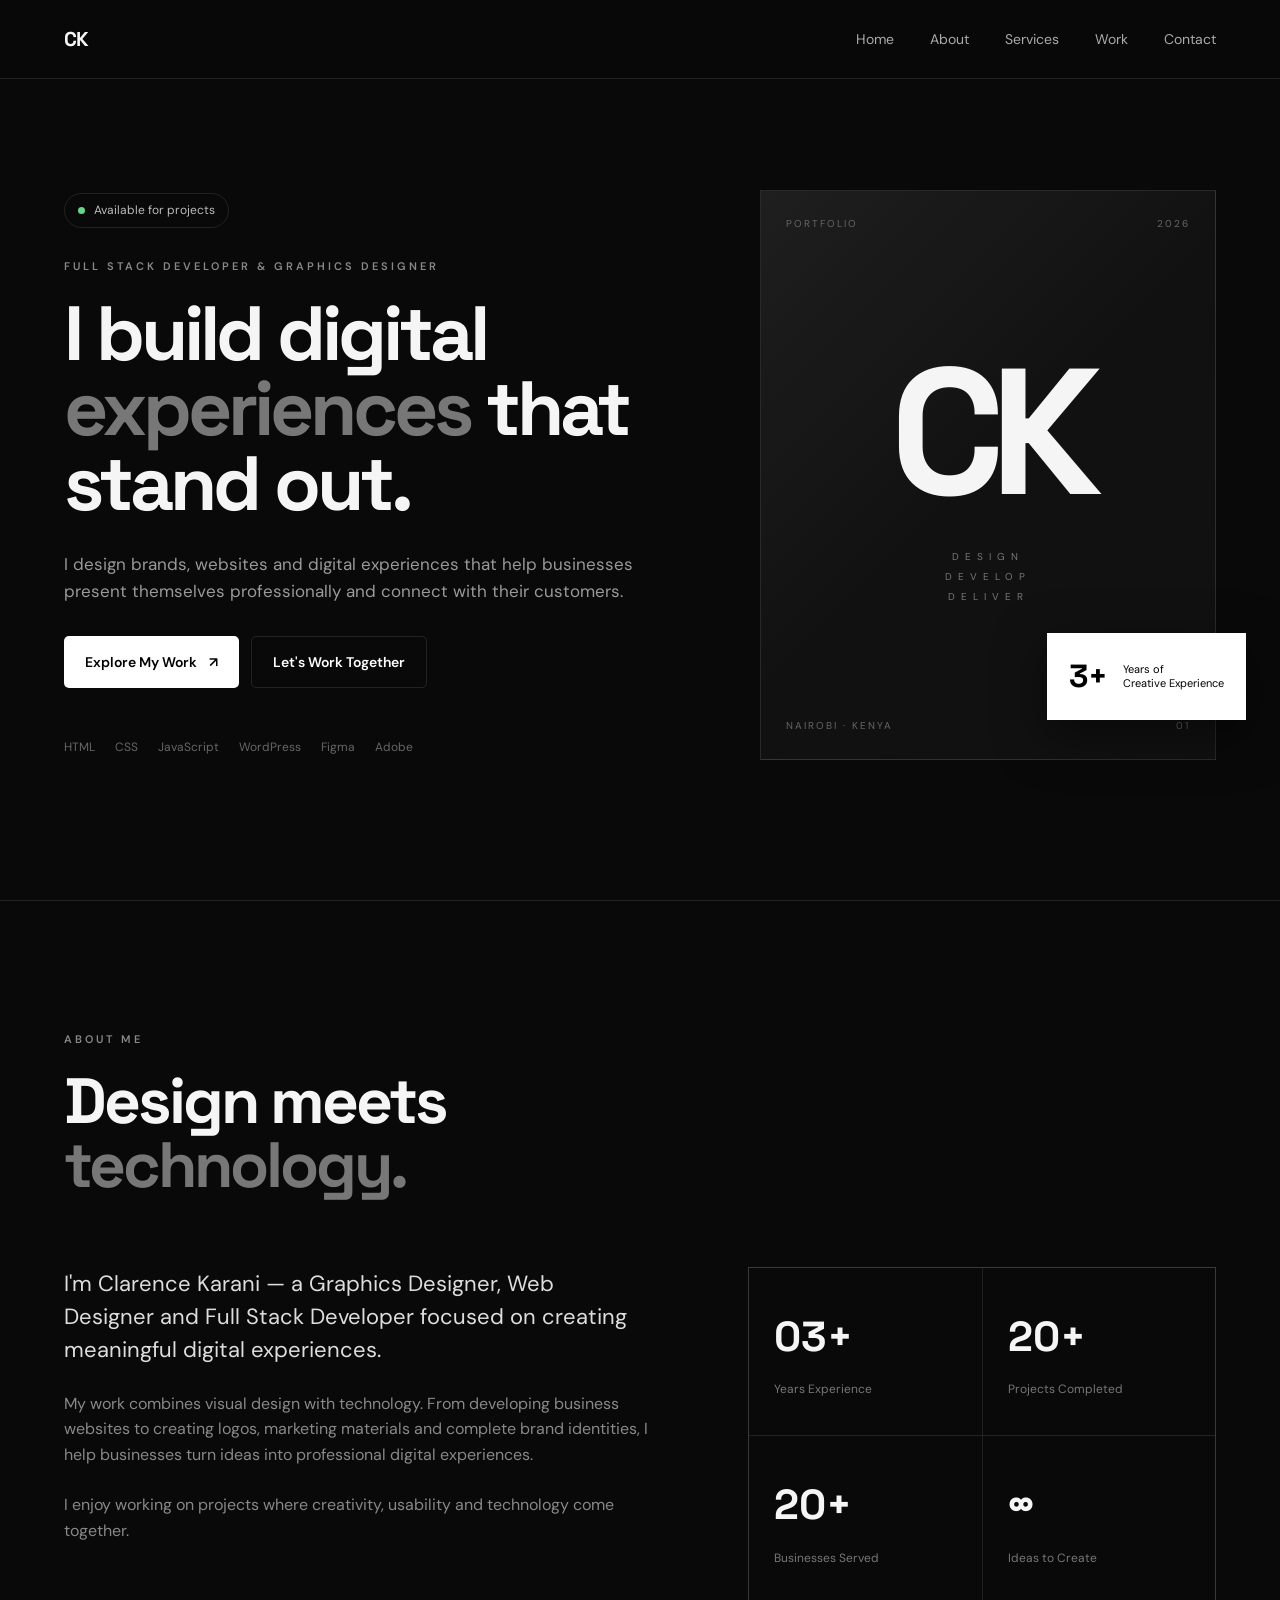
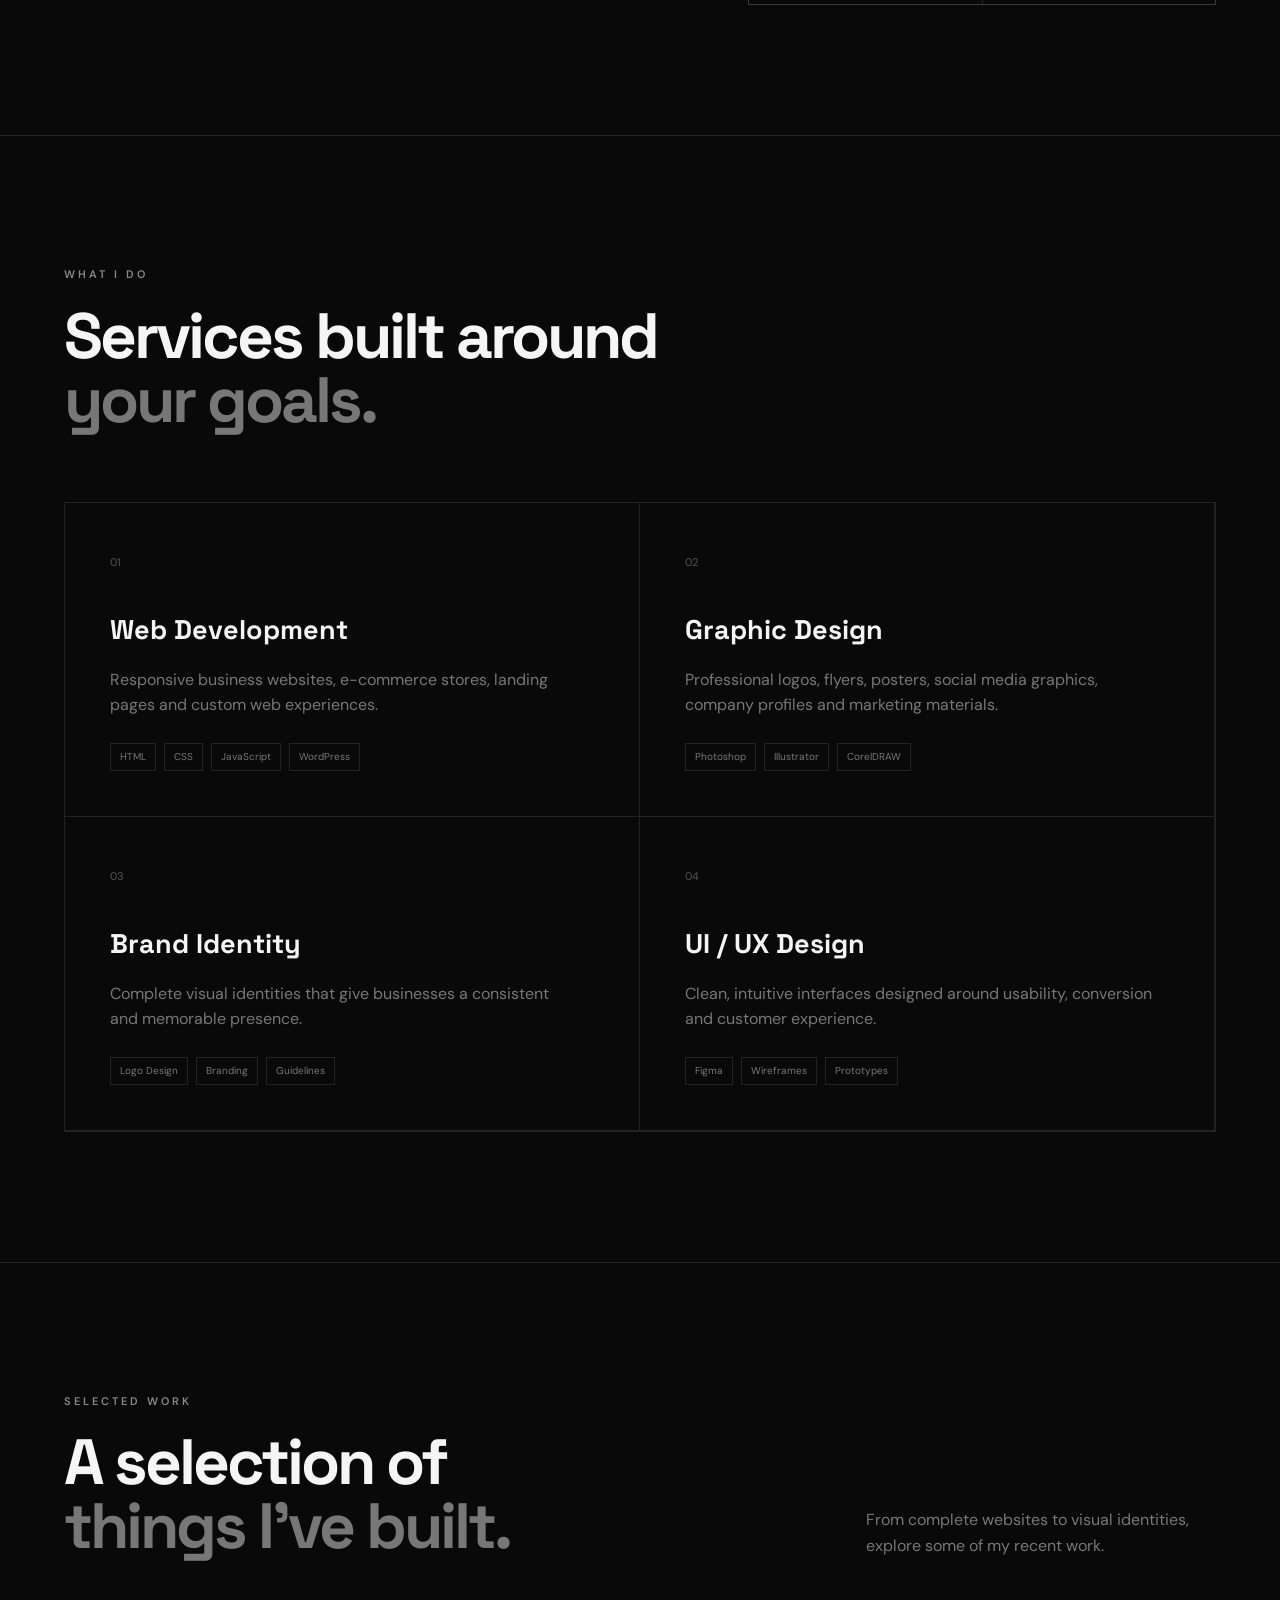
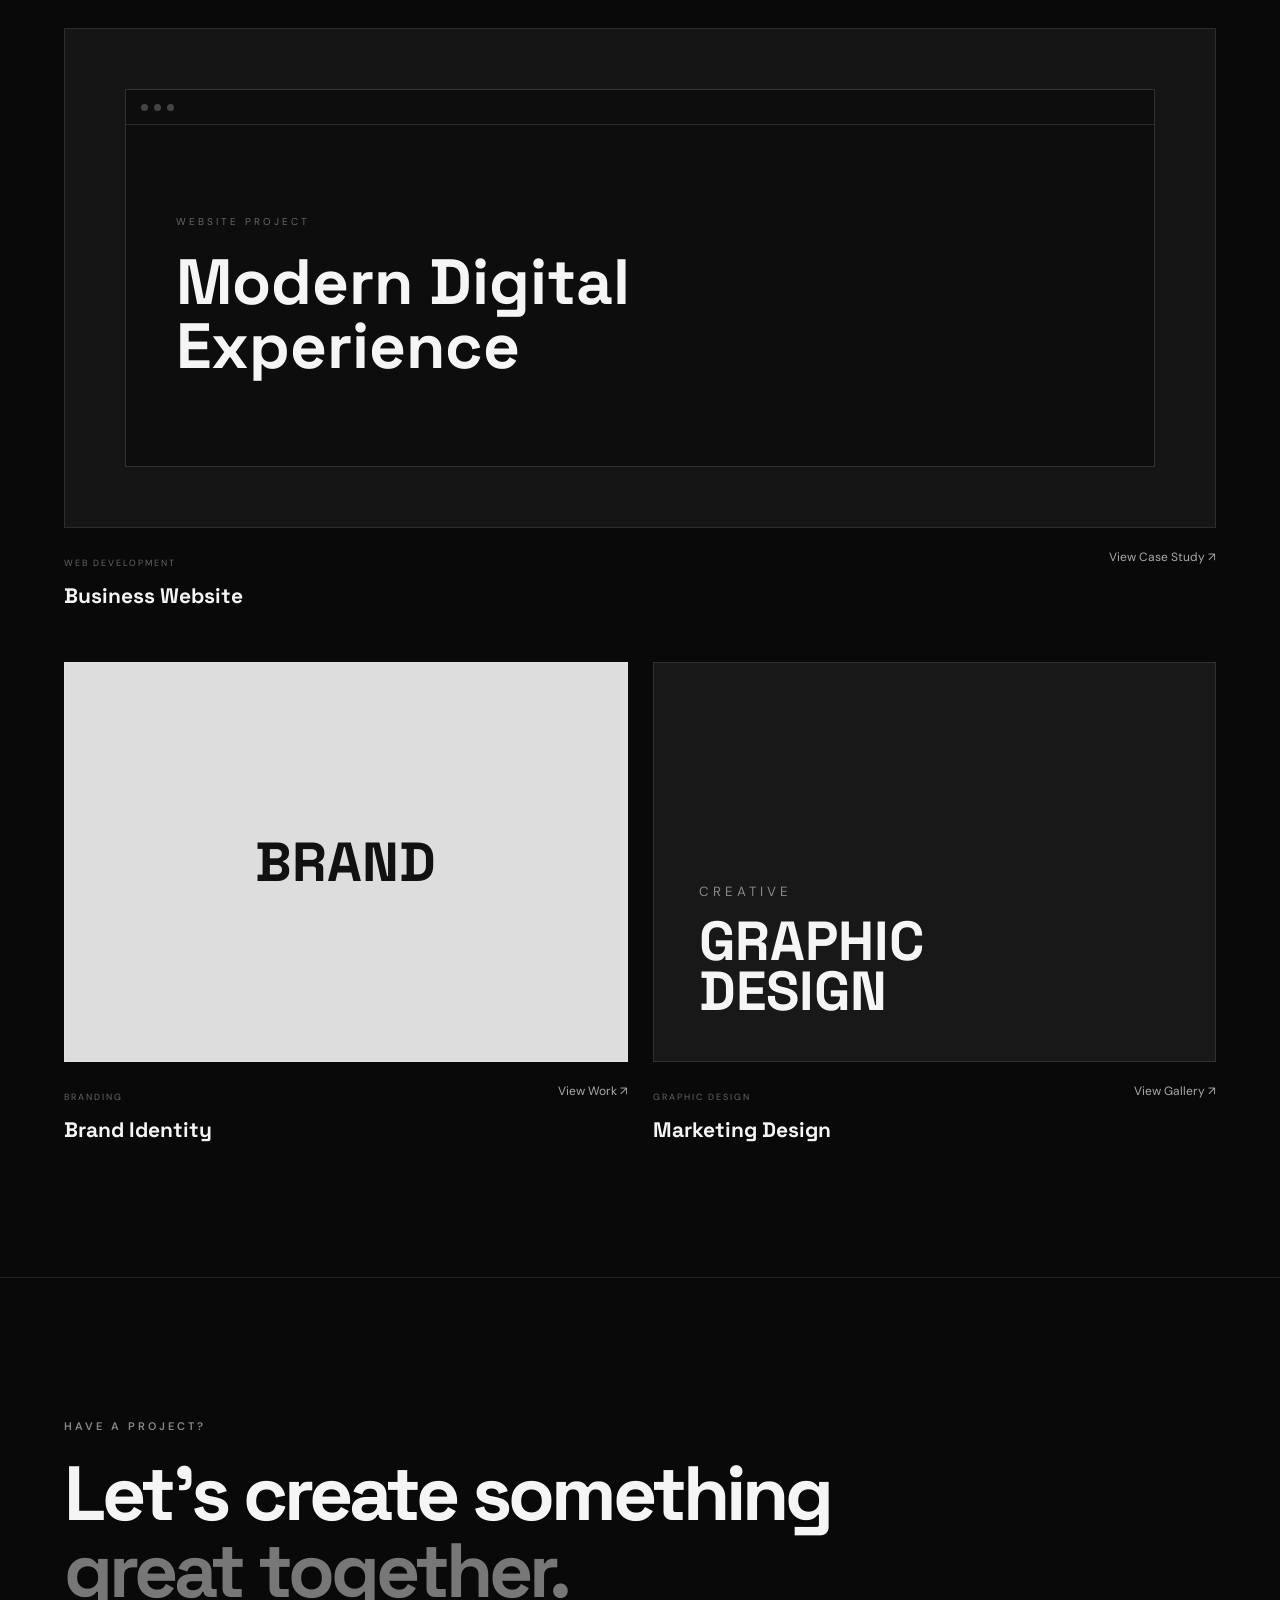
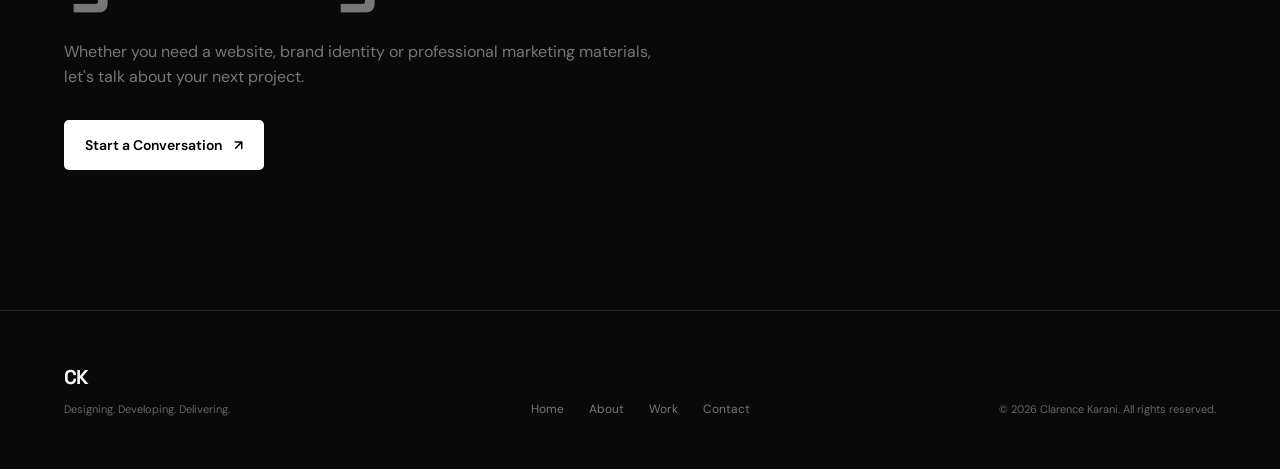
<file: index.html>
<!DOCTYPE html>
<html lang="en">
<head>
    <meta charset="UTF-8">
    <meta name="viewport" content="width=device-width, initial-scale=1.0">

    <title>Clarence Karani | Full Stack Developer & Graphics Designer</title>

    <meta name="description" content="Clarence Karani is a Full Stack Developer and Graphics Designer creating modern websites, brands and digital experiences.">

    <link rel="preconnect" href="https://fonts.googleapis.com">
    <link rel="preconnect" href="https://fonts.gstatic.com" crossorigin>
    <link href="https://fonts.googleapis.com/css2?family=DM+Sans:wght@400;500;600;700&family=Space+Grotesk:wght@500;600;700&display=swap" rel="stylesheet">

    <link rel="stylesheet" href="css/style.css">
</head>

<body>

    <!-- Navigation -->
    <header class="header">
        <nav class="nav container">

            <a href="index.html" class="logo">
                <span>CK</span>
            </a>

            <button class="menu-toggle" id="menuToggle" aria-label="Open menu">
                <span></span>
                <span></span>
            </button>

            <div class="nav-links" id="navLinks">
                <a href="#home">Home</a>
                <a href="#about">About</a>
                <a href="#services">Services</a>
                <a href="#work">Work</a>
                <a href="#contact">Contact</a>
            </div>

        </nav>
    </header>


    <!-- Hero -->
    <main>

        <section class="hero" id="home">
            <div class="container hero-grid">

                <div class="hero-content reveal">

                    <div class="availability">
                        <span></span>
                        Available for projects
                    </div>

                    <p class="eyebrow">FULL STACK DEVELOPER & GRAPHICS DESIGNER</p>

                    <h1>
                        I build digital
                        <span>experiences</span>
                        that stand out.
                    </h1>

                    <p class="hero-text">
                        I design brands, websites and digital experiences
                        that help businesses present themselves professionally
                        and connect with their customers.
                    </p>

                    <div class="hero-buttons">
                        <a href="#work" class="btn btn-primary">
                            Explore My Work
                            <span>↗</span>
                        </a>

                        <a href="#contact" class="btn btn-outline">
                            Let's Work Together
                        </a>
                    </div>

                    <div class="hero-tools">
                        <span>HTML</span>
                        <span>CSS</span>
                        <span>JavaScript</span>
                        <span>WordPress</span>
                        <span>Figma</span>
                        <span>Adobe</span>
                    </div>

                </div>


                <div class="hero-visual reveal">

                    <div class="visual-card">

                        <div class="visual-top">
                            <span>PORTFOLIO</span>
                            <span>2026</span>
                        </div>

                        <div class="visual-center">
                            <div class="initials">CK</div>

                            <p>
                                DESIGN<br>
                                DEVELOP<br>
                                DELIVER
                            </p>
                        </div>

                        <div class="visual-bottom">
                            <span>NAIROBI · KENYA</span>
                            <span>01</span>
                        </div>

                    </div>

                    <div class="floating-card">
                        <strong>3+</strong>
                        <span>Years of<br>Creative Experience</span>
                    </div>

                </div>

            </div>
        </section>


        <!-- About -->
        <section class="section about" id="about">
            <div class="container">

                <div class="section-heading reveal">
                    <p class="eyebrow">ABOUT ME</p>
                    <h2>Design meets<br><span>technology.</span></h2>
                </div>

                <div class="about-grid">

                    <div class="about-text reveal">

                        <p class="large-text">
                            I'm Clarence Karani — a Graphics Designer,
                            Web Designer and Full Stack Developer focused on
                            creating meaningful digital experiences.
                        </p>

                        <p>
                            My work combines visual design with technology.
                            From developing business websites to creating
                            logos, marketing materials and complete brand
                            identities, I help businesses turn ideas into
                            professional digital experiences.
                        </p>

                        <p>
                            I enjoy working on projects where creativity,
                            usability and technology come together.
                        </p>

                    </div>

                    <div class="about-stats reveal">

                        <div class="stat">
                            <strong>03+</strong>
                            <span>Years Experience</span>
                        </div>

                        <div class="stat">
                            <strong>20+</strong>
                            <span>Projects Completed</span>
                        </div>

                        <div class="stat">
                            <strong>20+</strong>
                            <span>Businesses Served</span>
                        </div>

                        <div class="stat">
                            <strong>∞</strong>
                            <span>Ideas to Create</span>
                        </div>

                    </div>

                </div>

            </div>
        </section>


        <!-- Services -->
        <section class="section services" id="services">
            <div class="container">

                <div class="section-heading reveal">
                    <p class="eyebrow">WHAT I DO</p>
                    <h2>Services built around<br><span>your goals.</span></h2>
                </div>

                <div class="services-grid">

                    <article class="service-card reveal">
                        <span class="service-number">01</span>
                        <h3>Web Development</h3>
                        <p>
                            Responsive business websites, e-commerce stores,
                            landing pages and custom web experiences.
                        </p>
                        <div class="tags">
                            <span>HTML</span>
                            <span>CSS</span>
                            <span>JavaScript</span>
                            <span>WordPress</span>
                        </div>
                    </article>


                    <article class="service-card reveal">
                        <span class="service-number">02</span>
                        <h3>Graphic Design</h3>
                        <p>
                            Professional logos, flyers, posters, social media
                            graphics, company profiles and marketing materials.
                        </p>
                        <div class="tags">
                            <span>Photoshop</span>
                            <span>Illustrator</span>
                            <span>CorelDRAW</span>
                        </div>
                    </article>


                    <article class="service-card reveal">
                        <span class="service-number">03</span>
                        <h3>Brand Identity</h3>
                        <p>
                            Complete visual identities that give businesses
                            a consistent and memorable presence.
                        </p>
                        <div class="tags">
                            <span>Logo Design</span>
                            <span>Branding</span>
                            <span>Guidelines</span>
                        </div>
                    </article>


                    <article class="service-card reveal">
                        <span class="service-number">04</span>
                        <h3>UI / UX Design</h3>
                        <p>
                            Clean, intuitive interfaces designed around
                            usability, conversion and customer experience.
                        </p>
                        <div class="tags">
                            <span>Figma</span>
                            <span>Wireframes</span>
                            <span>Prototypes</span>
                        </div>
                    </article>

                </div>

            </div>
        </section>


        <!-- Selected Work -->
        <section class="section work" id="work">
            <div class="container">

                <div class="section-heading work-heading reveal">
                    <div>
                        <p class="eyebrow">SELECTED WORK</p>
                        <h2>A selection of<br><span>things I've built.</span></h2>
                    </div>

                    <p>
                        From complete websites to visual identities,
                        explore some of my recent work.
                    </p>
                </div>


                <div class="work-grid">

                    <!-- Website -->
                    <article class="project project-large reveal">

                        <div class="project-image website-placeholder">
                            <div class="browser">
                                <div class="browser-bar">
                                    <i></i>
                                    <i></i>
                                    <i></i>
                                </div>

                                <div class="browser-content">
                                    <span>WEBSITE PROJECT</span>
                                    <strong>Modern Digital<br>Experience</strong>
                                </div>
                            </div>
                        </div>

                        <div class="project-info">
                            <div>
                                <span class="project-category">WEB DEVELOPMENT</span>
                                <h3>Business Website</h3>
                            </div>

                            <a href="web-development.html" class="project-link">
                                View Case Study ↗
                            </a>
                        </div>

                    </article>


                    <!-- Branding -->
                    <article class="project reveal">

                        <div class="project-image branding-placeholder">
                            <div class="brand-mark">BRAND</div>
                        </div>

                        <div class="project-info">
                            <div>
                                <span class="project-category">BRANDING</span>
                                <h3>Brand Identity</h3>
                            </div>

                            <a href="branding.html" class="project-link">
                                View Work ↗
                            </a>
                        </div>

                    </article>


                    <!-- Graphic Design -->
                    <article class="project reveal">

                        <div class="project-image design-placeholder">
                            <div class="poster-text">
                                <small>CREATIVE</small>
                                <strong>GRAPHIC<br>DESIGN</strong>
                            </div>
                        </div>

                        <div class="project-info">
                            <div>
                                <span class="project-category">GRAPHIC DESIGN</span>
                                <h3>Marketing Design</h3>
                            </div>

                            <a href="graphic-design.html" class="project-link">
                                View Gallery ↗
                            </a>
                        </div>

                    </article>

                </div>

            </div>
        </section>


        <!-- CTA -->
        <section class="cta" id="contact">
            <div class="container">

                <div class="cta-inner reveal">

                    <p class="eyebrow">HAVE A PROJECT?</p>

                    <h2>
                        Let's create something
                        <span>great together.</span>
                    </h2>

                    <p>
                        Whether you need a website, brand identity or
                        professional marketing materials, let's talk about
                        your next project.
                    </p>

                    <a href="mailto:4foldgraphics@gmail.com" class="btn btn-primary">
                        Start a Conversation
                        <span>↗</span>
                    </a>

                </div>

            </div>
        </section>

    </main>


    <!-- Footer -->
    <footer class="footer">
        <div class="container footer-inner">

            <div>
                <a href="index.html" class="logo">
                    <span>CK</span>
                </a>
                <p>Designing. Developing. Delivering.</p>
            </div>

            <div class="footer-links">
                <a href="#home">Home</a>
                <a href="#about">About</a>
                <a href="#work">Work</a>
                <a href="#contact">Contact</a>
            </div>

            <p class="copyright">
                © 2026 Clarence Karani. All rights reserved.
            </p>

        </div>
    </footer>


    <script src="js/script.js"></script>

</body>
      </html>
</file>
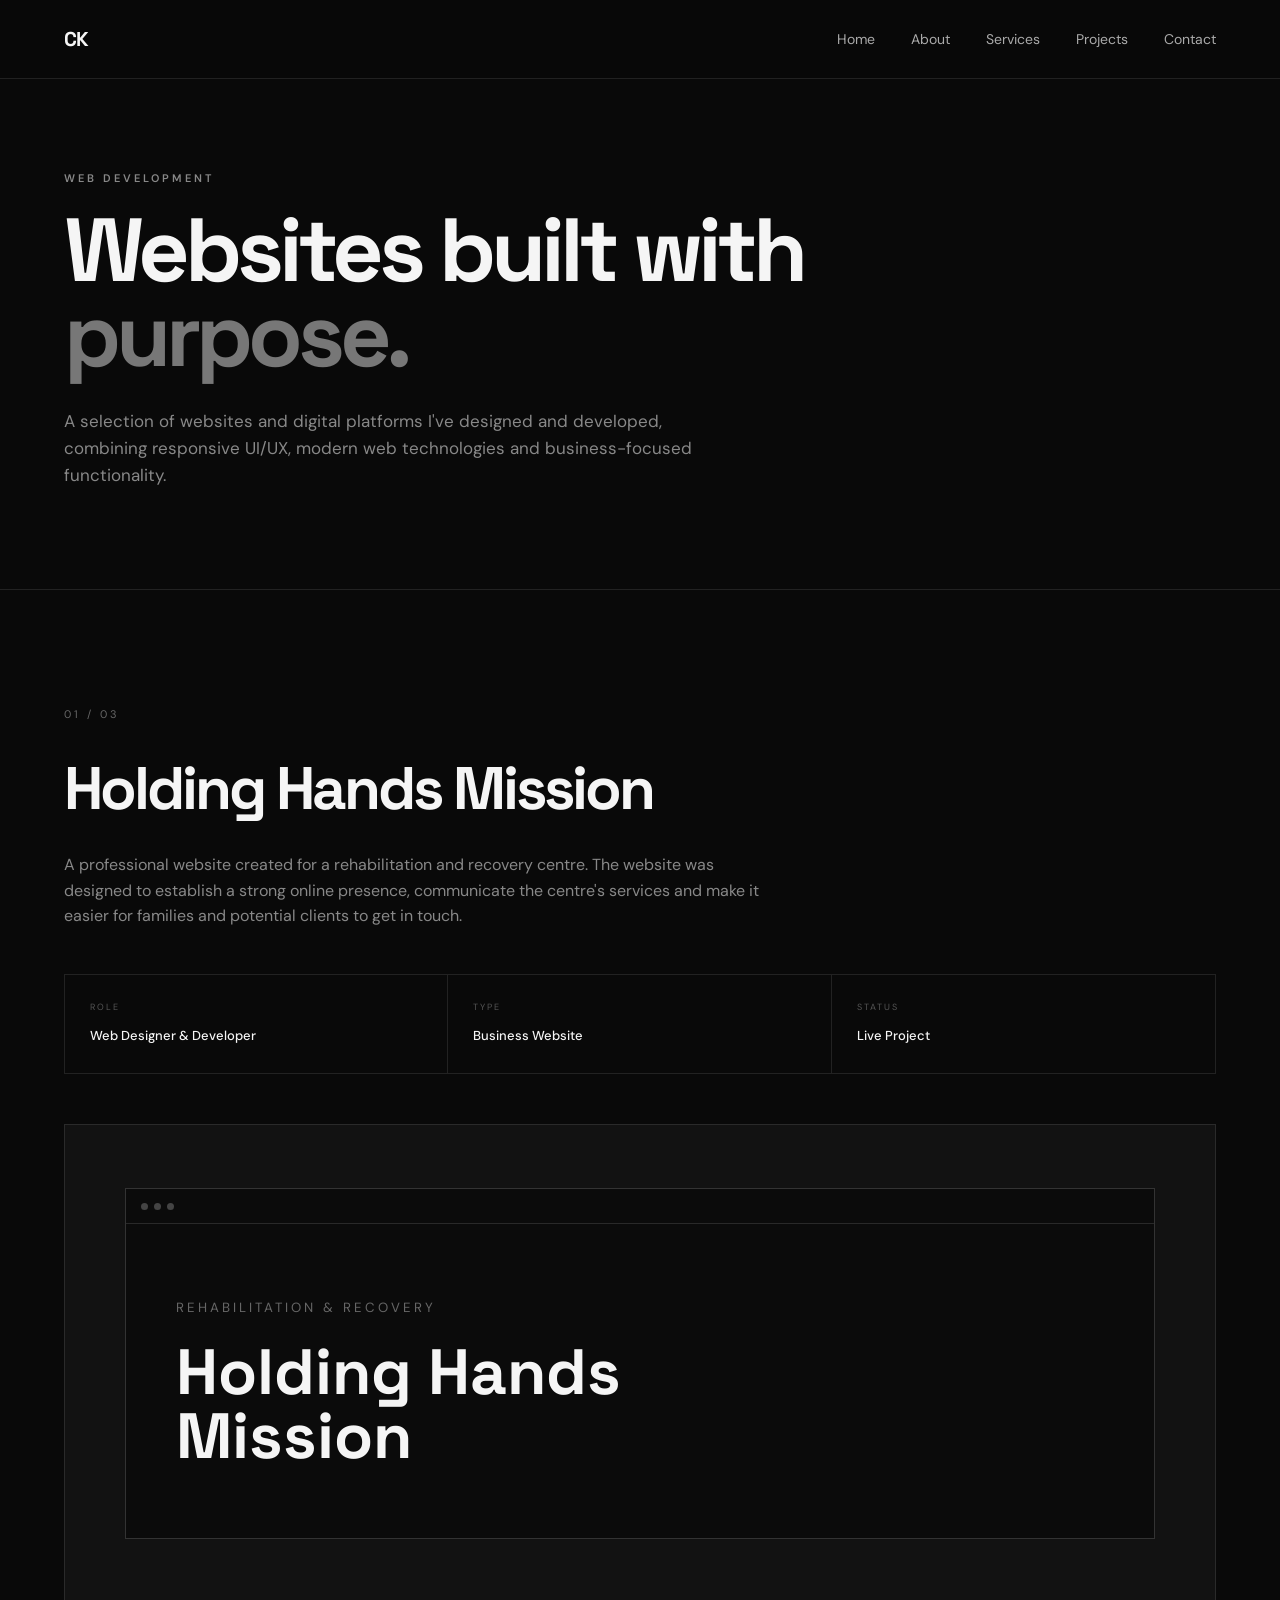
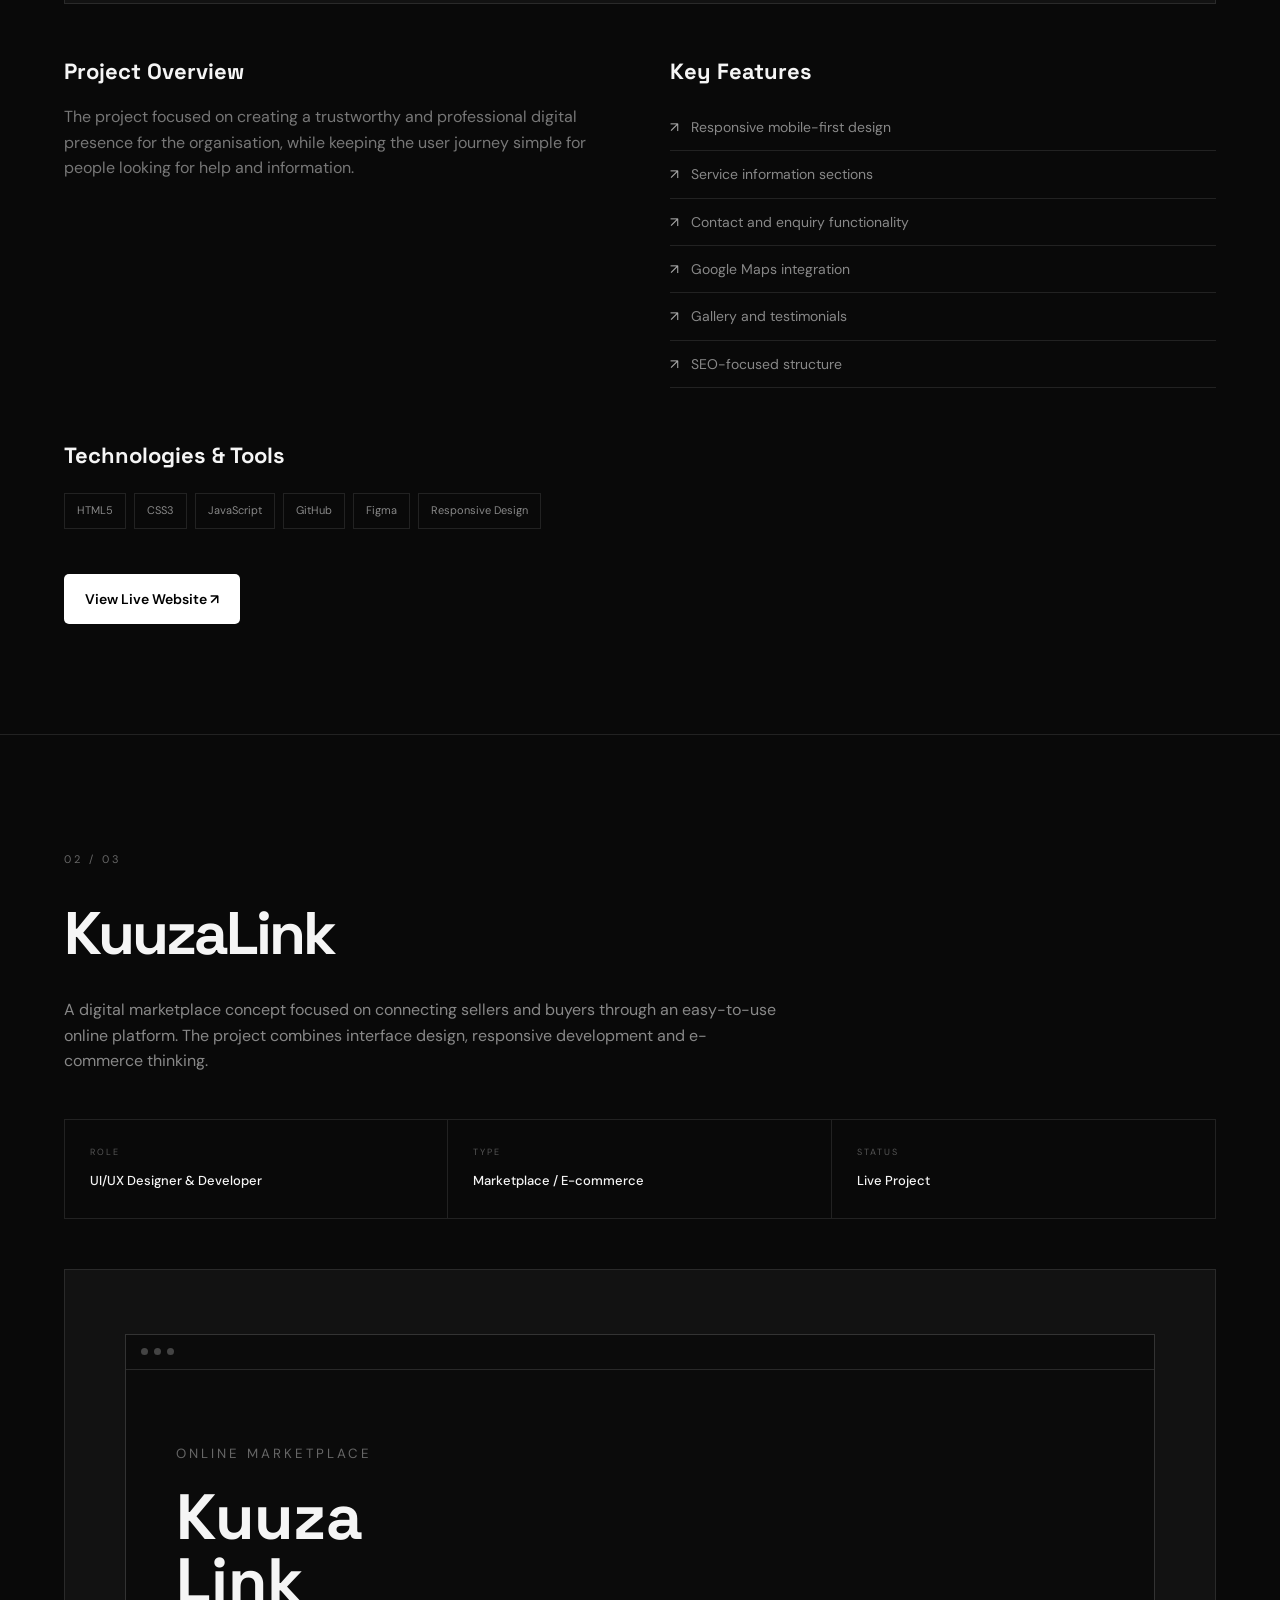
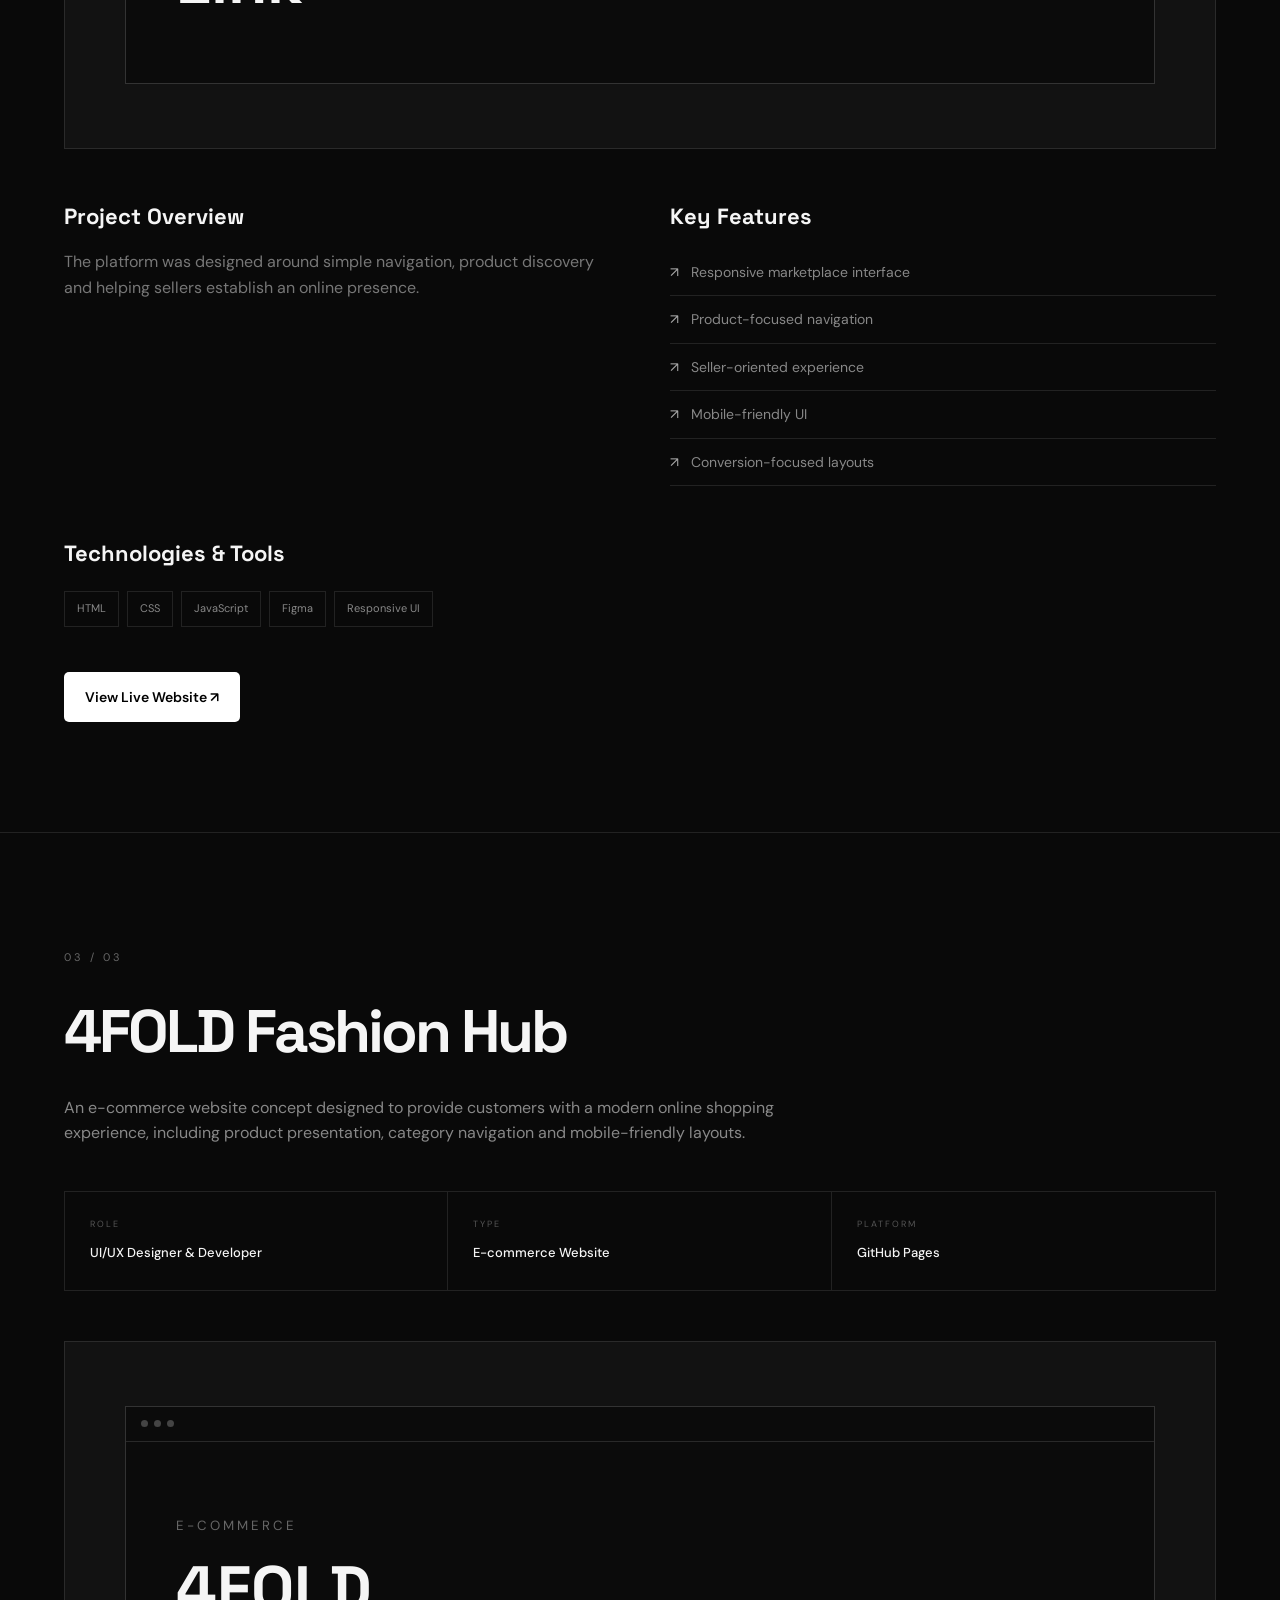
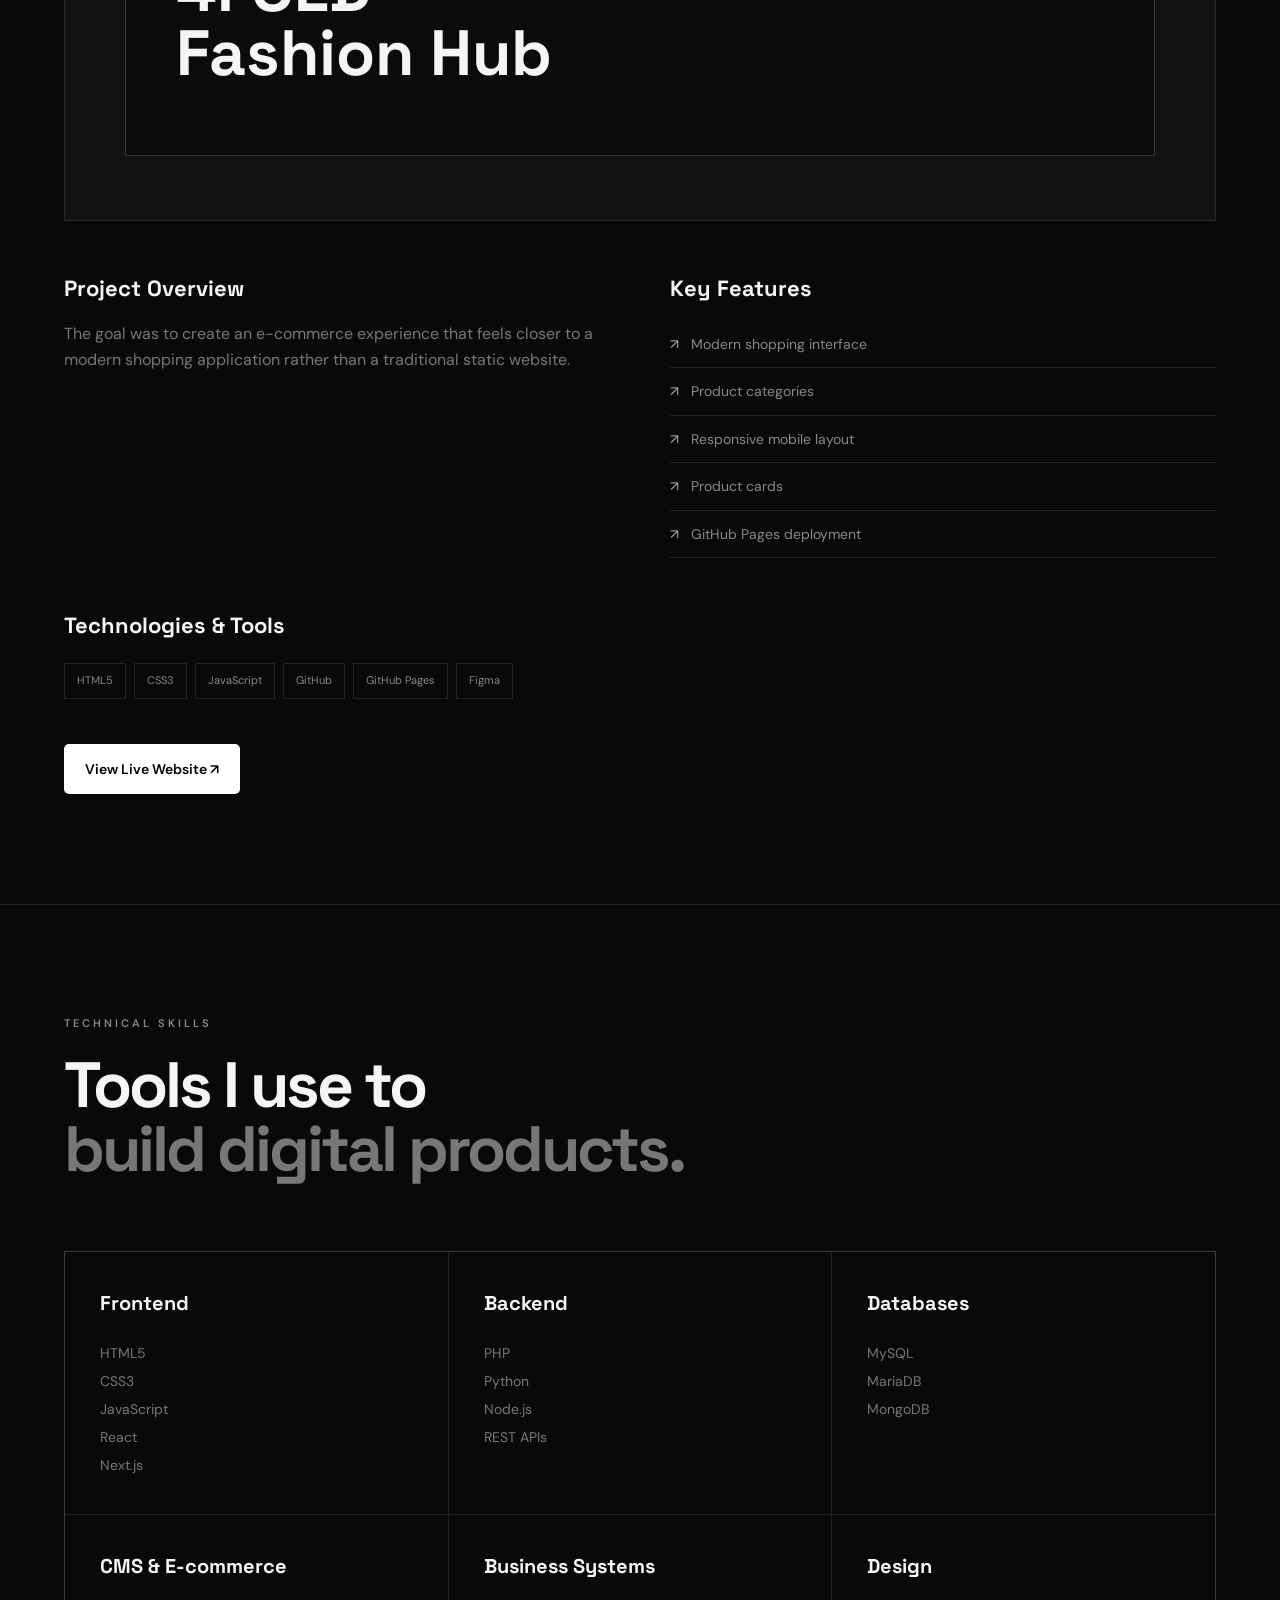
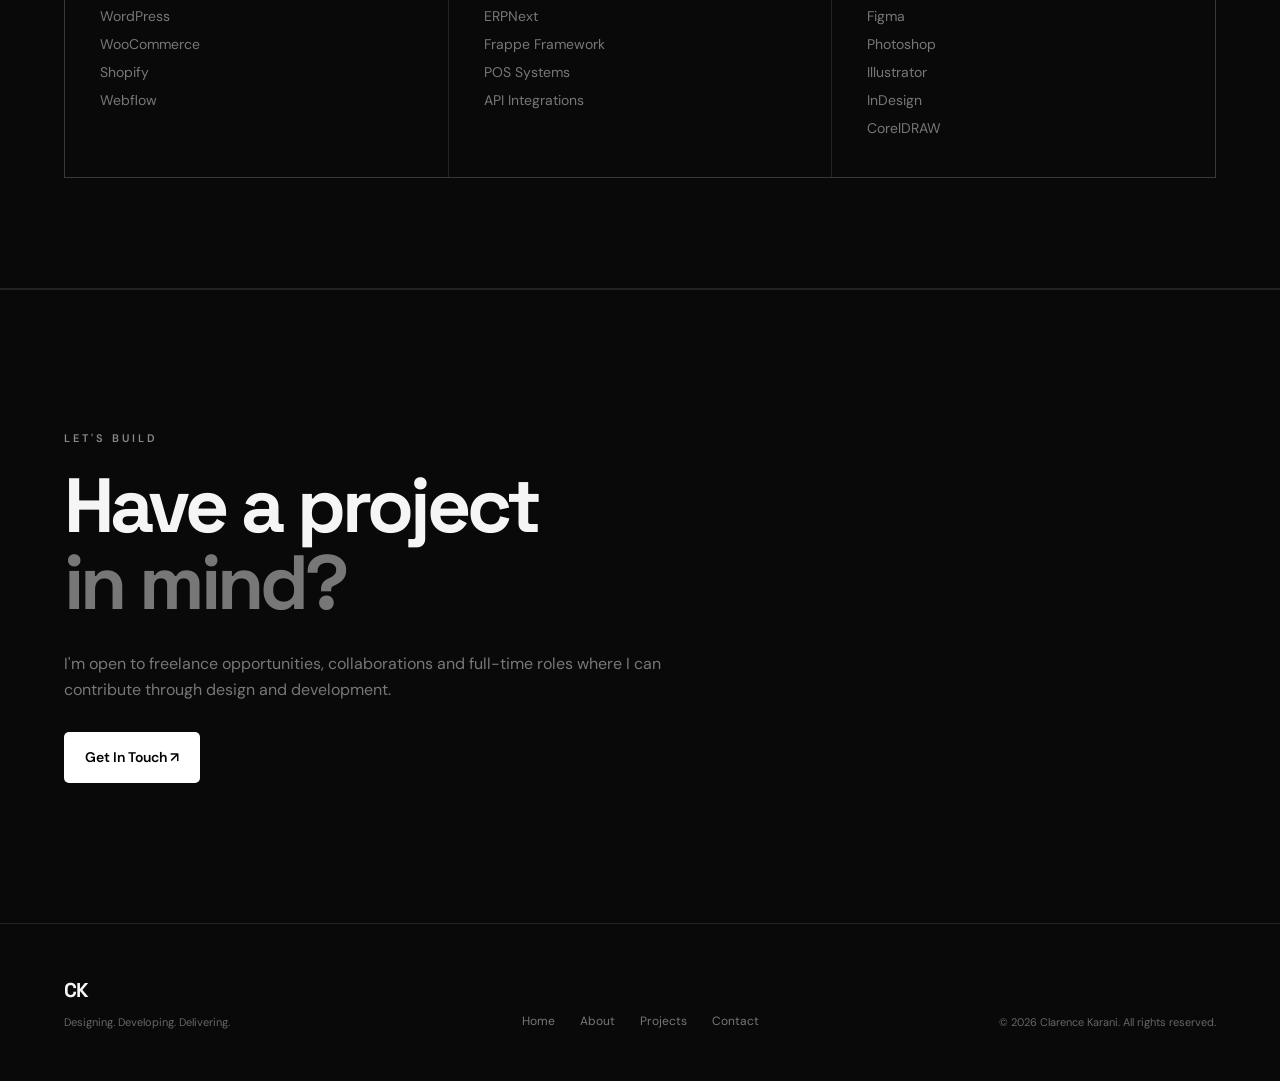
<file: web-development.html>
<!DOCTYPE html>
<html lang="en">
<head>
    <meta charset="UTF-8">
    <meta name="viewport" content="width=device-width, initial-scale=1.0">

    <title>Web Development | Clarence Karani</title>

    <meta name="description"
          content="Web development projects by Clarence Karani, including business websites, e-commerce platforms and digital solutions.">

    <link rel="preconnect" href="https://fonts.googleapis.com">
    <link rel="preconnect" href="https://fonts.gstatic.com" crossorigin>

    <link href="https://fonts.googleapis.com/css2?family=DM+Sans:wght@400;500;600;700&family=Space+Grotesk:wght@500;600;700&display=swap"
          rel="stylesheet">

    <link rel="stylesheet" href="css/style.css">

    <style>

        .case-hero {
            padding: 170px 0 100px;
            border-bottom: 1px solid var(--border);
        }

        .case-hero h1 {
            font-family: "Space Grotesk", sans-serif;
            font-size: clamp(50px, 7vw, 90px);
            line-height: .95;
            letter-spacing: -5px;
            max-width: 900px;
        }

        .case-hero h1 span {
            color: #777;
        }

        .case-intro {
            max-width: 650px;
            margin-top: 30px;
            color: #888;
            font-size: 17px;
        }

        .project-case {
            padding: 110px 0;
            border-bottom: 1px solid var(--border);
        }

        .project-number {
            font-size: 11px;
            letter-spacing: 3px;
            color: #666;
        }

        .case-title {
            font-family: "Space Grotesk", sans-serif;
            font-size: clamp(35px, 5vw, 60px);
            letter-spacing: -3px;
            margin: 15px 0;
        }

        .case-description {
            max-width: 720px;
            color: #888;
            font-size: 16px;
            margin-bottom: 45px;
        }

        .case-meta {
            display: grid;
            grid-template-columns: repeat(3, 1fr);
            border: 1px solid var(--border);
            margin-bottom: 50px;
        }

        .meta-box {
            padding: 25px;
            border-right: 1px solid var(--border);
        }

        .meta-box:last-child {
            border-right: none;
        }

        .meta-box small {
            display: block;
            color: #555;
            font-size: 9px;
            letter-spacing: 2px;
            margin-bottom: 8px;
        }

        .meta-box strong {
            font-size: 13px;
            font-weight: 500;
        }

        .case-preview {
            min-height: 480px;
            border: 1px solid var(--border);
            background: #121212;
            display: flex;
            align-items: center;
            justify-content: center;
            padding: 60px;
            margin-bottom: 35px;
        }

        .preview-browser {
            width: 100%;
            min-height: 350px;
            border: 1px solid #333;
            background: #0b0b0b;
        }

        .preview-bar {
            height: 35px;
            border-bottom: 1px solid #292929;
            display: flex;
            align-items: center;
            gap: 6px;
            padding-left: 15px;
        }

        .preview-bar i {
            width: 7px;
            height: 7px;
            background: #444;
            border-radius: 50%;
        }

        .preview-content {
            padding: 70px 50px;
        }

        .preview-content small {
            color: #666;
            letter-spacing: 3px;
        }

        .preview-content h3 {
            font-family: "Space Grotesk", sans-serif;
            font-size: clamp(35px, 5vw, 65px);
            line-height: 1;
            margin-top: 20px;
        }

        .case-details {
            display: grid;
            grid-template-columns: 1fr 1fr;
            gap: 60px;
            margin-top: 50px;
        }

        .detail h3 {
            font-family: "Space Grotesk", sans-serif;
            font-size: 22px;
            margin-bottom: 15px;
        }

        .detail p {
            color: #777;
        }

        .feature-list {
            list-style: none;
        }

        .feature-list li {
            padding: 12px 0;
            border-bottom: 1px solid var(--border);
            color: #888;
            font-size: 14px;
        }

        .feature-list li::before {
            content: "↗";
            margin-right: 12px;
            color: #aaa;
        }

        .technology-list {
            display: flex;
            flex-wrap: wrap;
            gap: 8px;
            margin-top: 20px;
        }

        .technology-list span {
            border: 1px solid var(--border);
            padding: 8px 12px;
            font-size: 11px;
            color: #888;
        }

        .case-buttons {
            display: flex;
            gap: 12px;
            margin-top: 45px;
            flex-wrap: wrap;
        }

        .skills-section {
            padding: 110px 0;
            border-bottom: 1px solid var(--border);
        }

        .skills-grid {
            display: grid;
            grid-template-columns: repeat(3, 1fr);
            gap: 1px;
            background: var(--border);
            border: 1px solid var(--border);
            margin-top: 60px;
        }

        .skill-group {
            background: var(--background);
            padding: 35px;
            min-height: 200px;
        }

        .skill-group h3 {
            font-family: "Space Grotesk", sans-serif;
            font-size: 20px;
            margin-bottom: 20px;
        }

        .skill-group p {
            color: #777;
            font-size: 14px;
            line-height: 2;
        }

        @media (max-width: 800px) {

            .case-meta {
                grid-template-columns: 1fr;
            }

            .meta-box {
                border-right: none;
                border-bottom: 1px solid var(--border);
            }

            .meta-box:last-child {
                border-bottom: none;
            }

            .case-details {
                grid-template-columns: 1fr;
                gap: 40px;
            }

            .case-preview {
                padding: 25px;
                min-height: 350px;
            }

            .skills-grid {
                grid-template-columns: 1fr;
            }
        }

    </style>
</head>

<body>

<header class="header">

    <nav class="nav container">

        <a href="index.html" class="logo">
            <span>CK</span>
        </a>

        <button class="menu-toggle"
                id="menuToggle"
                aria-label="Open menu">

            <span></span>
            <span></span>

        </button>

        <div class="nav-links" id="navLinks">

            <a href="index.html">Home</a>
            <a href="index.html#about">About</a>
            <a href="index.html#services">Services</a>
            <a href="#projects">Projects</a>
            <a href="index.html#contact">Contact</a>

        </div>

    </nav>

</header>


<main>

<!-- HERO -->

<section class="case-hero">

    <div class="container">

        <p class="eyebrow">WEB DEVELOPMENT</p>

        <h1>
            Websites built with
            <span>purpose.</span>
        </h1>

        <p class="case-intro">
            A selection of websites and digital platforms I've designed
            and developed, combining responsive UI/UX, modern web
            technologies and business-focused functionality.
        </p>

    </div>

</section>


<!-- PROJECTS -->

<section id="projects">


<!-- PROJECT 01 -->

<article class="project-case">

<div class="container">

    <span class="project-number">01 / 03</span>

    <h2 class="case-title">
        Holding Hands Mission
    </h2>

    <p class="case-description">
        A professional website created for a rehabilitation and recovery
        centre. The website was designed to establish a strong online
        presence, communicate the centre's services and make it easier
        for families and potential clients to get in touch.
    </p>


    <div class="case-meta">

        <div class="meta-box">

            <small>ROLE</small>

            <strong>
                Web Designer & Developer
            </strong>

        </div>

        <div class="meta-box">

            <small>TYPE</small>

            <strong>
                Business Website
            </strong>

        </div>

        <div class="meta-box">

            <small>STATUS</small>

            <strong>
                Live Project
            </strong>

        </div>

    </div>


    <div class="case-preview">

        <div class="preview-browser">

            <div class="preview-bar">

                <i></i>
                <i></i>
                <i></i>

            </div>

            <div class="preview-content">

                <small>
                    REHABILITATION & RECOVERY
                </small>

                <h3>
                    Holding Hands<br>
                    Mission
                </h3>

            </div>

        </div>

    </div>


    <div class="case-details">

        <div class="detail">

            <h3>Project Overview</h3>

            <p>
                The project focused on creating a trustworthy and
                professional digital presence for the organisation,
                while keeping the user journey simple for people
                looking for help and information.
            </p>

        </div>


        <div class="detail">

            <h3>Key Features</h3>

            <ul class="feature-list">

                <li>Responsive mobile-first design</li>
                <li>Service information sections</li>
                <li>Contact and enquiry functionality</li>
                <li>Google Maps integration</li>
                <li>Gallery and testimonials</li>
                <li>SEO-focused structure</li>

            </ul>

        </div>

    </div>


    <div class="detail" style="margin-top:50px;">

        <h3>Technologies & Tools</h3>

        <div class="technology-list">

            <span>HTML5</span>
            <span>CSS3</span>
            <span>JavaScript</span>
            <span>GitHub</span>
            <span>Figma</span>
            <span>Responsive Design</span>

        </div>

    </div>


    <div class="case-buttons">

        <a
            href="https://holdinghandsmission.co.ke/"
            target="_blank"
            class="btn btn-primary">

            View Live Website ↗

        </a>

    </div>

</div>

</article>



<!-- PROJECT 02 -->

<article class="project-case">

<div class="container">

    <span class="project-number">02 / 03</span>

    <h2 class="case-title">
        KuuzaLink
    </h2>

    <p class="case-description">

        A digital marketplace concept focused on connecting
        sellers and buyers through an easy-to-use online platform.
        The project combines interface design, responsive development
        and e-commerce thinking.

    </p>


    <div class="case-meta">

        <div class="meta-box">

            <small>ROLE</small>

            <strong>
                UI/UX Designer & Developer
            </strong>

        </div>

        <div class="meta-box">

            <small>TYPE</small>

            <strong>
                Marketplace / E-commerce
            </strong>

        </div>

        <div class="meta-box">

            <small>STATUS</small>

            <strong>
                Live Project
            </strong>

        </div>

    </div>


    <div class="case-preview">

        <div class="preview-browser">

            <div class="preview-bar">

                <i></i>
                <i></i>
                <i></i>

            </div>

            <div class="preview-content">

                <small>
                    ONLINE MARKETPLACE
                </small>

                <h3>
                    Kuuza<br>
                    Link
                </h3>

            </div>

        </div>

    </div>


    <div class="case-details">

        <div class="detail">

            <h3>Project Overview</h3>

            <p>

                The platform was designed around simple navigation,
                product discovery and helping sellers establish an
                online presence.

            </p>

        </div>


        <div class="detail">

            <h3>Key Features</h3>

            <ul class="feature-list">

                <li>Responsive marketplace interface</li>
                <li>Product-focused navigation</li>
                <li>Seller-oriented experience</li>
                <li>Mobile-friendly UI</li>
                <li>Conversion-focused layouts</li>

            </ul>

        </div>

    </div>


    <div class="detail" style="margin-top:50px;">

        <h3>Technologies & Tools</h3>

        <div class="technology-list">

            <span>HTML</span>
            <span>CSS</span>
            <span>JavaScript</span>
            <span>Figma</span>
            <span>Responsive UI</span>

        </div>

    </div>


    <div class="case-buttons">

        <a
            href="https://kuuzalink.com/"
            target="_blank"
            class="btn btn-primary">

            View Live Website ↗

        </a>

    </div>

</div>

</article>



<!-- PROJECT 03 -->

<article class="project-case">

<div class="container">

    <span class="project-number">03 / 03</span>

    <h2 class="case-title">
        4FOLD Fashion Hub
    </h2>

    <p class="case-description">

        An e-commerce website concept designed to provide customers
        with a modern online shopping experience, including product
        presentation, category navigation and mobile-friendly layouts.

    </p>


    <div class="case-meta">

        <div class="meta-box">

            <small>ROLE</small>

            <strong>
                UI/UX Designer & Developer
            </strong>

        </div>

        <div class="meta-box">

            <small>TYPE</small>

            <strong>
                E-commerce Website
            </strong>

        </div>

        <div class="meta-box">

            <small>PLATFORM</small>

            <strong>
                GitHub Pages
            </strong>

        </div>

    </div>


    <div class="case-preview">

        <div class="preview-browser">

            <div class="preview-bar">

                <i></i>
                <i></i>
                <i></i>

            </div>

            <div class="preview-content">

                <small>
                    E-COMMERCE
                </small>

                <h3>
                    4FOLD<br>
                    Fashion Hub
                </h3>

            </div>

        </div>

    </div>


    <div class="case-details">

        <div class="detail">

            <h3>Project Overview</h3>

            <p>

                The goal was to create an e-commerce experience that
                feels closer to a modern shopping application rather
                than a traditional static website.

            </p>

        </div>


        <div class="detail">

            <h3>Key Features</h3>

            <ul class="feature-list">

                <li>Modern shopping interface</li>
                <li>Product categories</li>
                <li>Responsive mobile layout</li>
                <li>Product cards</li>
                <li>GitHub Pages deployment</li>

            </ul>

        </div>

    </div>


    <div class="detail" style="margin-top:50px;">

        <h3>Technologies & Tools</h3>

        <div class="technology-list">

            <span>HTML5</span>
            <span>CSS3</span>
            <span>JavaScript</span>
            <span>GitHub</span>
            <span>GitHub Pages</span>
            <span>Figma</span>

        </div>

    </div>


    <div class="case-buttons">

        <a
            href="https://dr-karani.github.io/4Fold-Fashion-hub/"
            target="_blank"
            class="btn btn-primary">

            View Live Website ↗

        </a>

    </div>

</div>

</article>


</section>


<!-- TECHNICAL SKILLS -->

<section class="skills-section">

<div class="container">

    <div class="section-heading">

        <p class="eyebrow">
            TECHNICAL SKILLS
        </p>

        <h2>
            Tools I use to<br>
            <span>build digital products.</span>
        </h2>

    </div>


    <div class="skills-grid">


        <div class="skill-group">

            <h3>Frontend</h3>

            <p>
                HTML5<br>
                CSS3<br>
                JavaScript<br>
                React<br>
                Next.js
            </p>

        </div>


        <div class="skill-group">

            <h3>Backend</h3>

            <p>
                PHP<br>
                Python<br>
                Node.js<br>
                REST APIs
            </p>

        </div>


        <div class="skill-group">

            <h3>Databases</h3>

            <p>
                MySQL<br>
                MariaDB<br>
                MongoDB
            </p>

        </div>


        <div class="skill-group">

            <h3>CMS & E-commerce</h3>

            <p>
                WordPress<br>
                WooCommerce<br>
                Shopify<br>
                Webflow
            </p>

        </div>


        <div class="skill-group">

            <h3>Business Systems</h3>

            <p>
                ERPNext<br>
                Frappe Framework<br>
                POS Systems<br>
                API Integrations
            </p>

        </div>


        <div class="skill-group">

            <h3>Design</h3>

            <p>
                Figma<br>
                Photoshop<br>
                Illustrator<br>
                InDesign<br>
                CorelDRAW
            </p>

        </div>


    </div>

</div>

</section>


<!-- CTA -->

<section class="cta">

<div class="container">

    <div class="cta-inner">

        <p class="eyebrow">
            LET'S BUILD
        </p>

        <h2>
            Have a project<br>
            <span>in mind?</span>
        </h2>

        <p>
            I'm open to freelance opportunities, collaborations
            and full-time roles where I can contribute through
            design and development.
        </p>

        <a
            href="index.html#contact"
            class="btn btn-primary">

            Get In Touch ↗

        </a>

    </div>

</div>

</section>

</main>


<footer class="footer">

<div class="container footer-inner">

    <div>

        <a href="index.html" class="logo">
            <span>CK</span>
        </a>

        <p>
            Designing. Developing. Delivering.
        </p>

    </div>


    <div class="footer-links">

        <a href="index.html">Home</a>
        <a href="index.html#about">About</a>
        <a href="#projects">Projects</a>
        <a href="index.html#contact">Contact</a>

    </div>


    <p class="copyright">
        © 2026 Clarence Karani. All rights reserved.
    </p>

</div>

</footer>


<script src="js/script.js"></script>

</body>
</html>
</file>
<file: css/style.css>
* {
    margin: 0;
    padding: 0;
    box-sizing: border-box;
}

:root {
    --background: #090909;
    --surface: #111111;
    --surface-light: #181818;
    --text: #f5f5f5;
    --muted: #999999;
    --border: rgba(255,255,255,0.1);
    --accent: #ffffff;
}

html {
    scroll-behavior: smooth;
}

body {
    background: var(--background);
    color: var(--text);
    font-family: "DM Sans", sans-serif;
    line-height: 1.6;
    overflow-x: hidden;
}

a {
    color: inherit;
    text-decoration: none;
}

.container {
    width: min(1180px, 90%);
    margin: auto;
}


/* =========================
   NAVIGATION
========================= */

.header {
    position: fixed;
    top: 0;
    left: 0;
    width: 100%;
    z-index: 1000;
    background: rgba(9,9,9,0.82);
    backdrop-filter: blur(15px);
    border-bottom: 1px solid var(--border);
}

.nav {
    height: 78px;
    display: flex;
    align-items: center;
    justify-content: space-between;
}

.logo {
    display: flex;
    align-items: center;
}

.logo span {
    font-family: "Space Grotesk", sans-serif;
    font-weight: 700;
    font-size: 20px;
    letter-spacing: -1px;
}

.nav-links {
    display: flex;
    gap: 36px;
}

.nav-links a {
    color: #aaa;
    font-size: 14px;
    transition: 0.3s ease;
}

.nav-links a:hover {
    color: white;
}

.menu-toggle {
    display: none;
    background: none;
    border: 0;
    cursor: pointer;
}

.menu-toggle span {
    display: block;
    width: 25px;
    height: 2px;
    background: white;
    margin: 6px;
}


/* =========================
   HERO
========================= */

.hero {
    min-height: 100vh;
    display: flex;
    align-items: center;
    padding: 130px 0 80px;
}

.hero-grid {
    display: grid;
    grid-template-columns: 1.15fr 0.85fr;
    gap: 80px;
    align-items: center;
}

.availability {
    display: inline-flex;
    align-items: center;
    gap: 9px;
    padding: 7px 13px;
    border: 1px solid var(--border);
    border-radius: 50px;
    color: #bbb;
    font-size: 12px;
    margin-bottom: 30px;
}

.availability span {
    width: 7px;
    height: 7px;
    background: #65d687;
    border-radius: 50%;
}

.eyebrow {
    font-size: 11px;
    letter-spacing: 3px;
    color: #888;
    font-weight: 600;
    margin-bottom: 20px;
}

.hero h1 {
    font-family: "Space Grotesk", sans-serif;
    font-size: clamp(48px, 6vw, 82px);
    line-height: 0.98;
    letter-spacing: -4px;
    max-width: 750px;
}

.hero h1 span,
.section-heading h2 span,
.cta h2 span {
    color: #777;
}

.hero-text {
    color: #999;
    max-width: 590px;
    margin: 30px 0;
    font-size: 17px;
}

.hero-buttons {
    display: flex;
    gap: 12px;
    flex-wrap: wrap;
}

.btn {
    display: inline-flex;
    align-items: center;
    justify-content: center;
    gap: 12px;
    padding: 14px 21px;
    border-radius: 5px;
    font-size: 14px;
    font-weight: 600;
    transition: 0.3s ease;
}

.btn-primary {
    background: white;
    color: black;
}

.btn-primary:hover {
    transform: translateY(-3px);
    background: #ddd;
}

.btn-outline {
    border: 1px solid var(--border);
    color: white;
}

.btn-outline:hover {
    background: var(--surface-light);
}

.hero-tools {
    display: flex;
    gap: 20px;
    flex-wrap: wrap;
    margin-top: 50px;
}

.hero-tools span {
    color: #666;
    font-size: 12px;
}


/* =========================
   HERO VISUAL
========================= */

.hero-visual {
    position: relative;
}

.visual-card {
    aspect-ratio: 0.8;
    border: 1px solid var(--border);
    background:
        linear-gradient(135deg, rgba(255,255,255,0.06), transparent 50%),
        #111;
    padding: 25px;
    display: flex;
    flex-direction: column;
    justify-content: space-between;
}

.visual-top,
.visual-bottom {
    display: flex;
    justify-content: space-between;
    font-size: 10px;
    letter-spacing: 2px;
    color: #666;
}

.visual-center {
    text-align: center;
}

.initials {
    font-family: "Space Grotesk", sans-serif;
    font-size: clamp(100px, 14vw, 180px);
    font-weight: 700;
    line-height: 1;
    letter-spacing: -15px;
}

.visual-center p {
    margin-top: 25px;
    font-size: 10px;
    letter-spacing: 6px;
    line-height: 2;
    color: #777;
}

.floating-card {
    position: absolute;
    right: -30px;
    bottom: 40px;
    background: white;
    color: black;
    padding: 18px 22px;
    display: flex;
    align-items: center;
    gap: 15px;
    box-shadow: 0 15px 50px rgba(0,0,0,0.5);
}

.floating-card strong {
    font-family: "Space Grotesk", sans-serif;
    font-size: 32px;
}

.floating-card span {
    font-size: 11px;
    line-height: 1.3;
}


/* =========================
   SECTIONS
========================= */

.section {
    padding: 130px 0;
    border-top: 1px solid var(--border);
}

.section-heading {
    margin-bottom: 70px;
}

.section-heading h2 {
    font-family: "Space Grotesk", sans-serif;
    font-size: clamp(40px, 5vw, 68px);
    line-height: 1;
    letter-spacing: -3px;
}


/* =========================
   ABOUT
========================= */

.about-grid {
    display: grid;
    grid-template-columns: 1fr 0.8fr;
    gap: 100px;
}

.about-text {
    max-width: 650px;
}

.about-text p {
    color: #888;
    margin-bottom: 25px;
}

.about-text .large-text {
    font-size: 22px;
    color: #ddd;
    line-height: 1.5;
}

.about-stats {
    display: grid;
    grid-template-columns: 1fr 1fr;
    gap: 1px;
    background: var(--border);
    border: 1px solid var(--border);
}

.stat {
    background: var(--background);
    padding: 35px 25px;
}

.stat strong {
    display: block;
    font-family: "Space Grotesk", sans-serif;
    font-size: 42px;
    margin-bottom: 5px;
}

.stat span {
    color: #777;
    font-size: 12px;
}


/* =========================
   SERVICES
========================= */

.services-grid {
    display: grid;
    grid-template-columns: repeat(2, 1fr);
    border: 1px solid var(--border);
}

.service-card {
    padding: 45px;
    min-height: 280px;
    border-right: 1px solid var(--border);
    border-bottom: 1px solid var(--border);
    transition: 0.3s ease;
}

.service-card:hover {
    background: var(--surface);
}

.service-number {
    color: #555;
    font-size: 11px;
}

.service-card h3 {
    font-family: "Space Grotesk", sans-serif;
    font-size: 27px;
    margin: 35px 0 15px;
}

.service-card p {
    color: #777;
    max-width: 470px;
}

.tags {
    display: flex;
    gap: 8px;
    flex-wrap: wrap;
    margin-top: 25px;
}

.tags span {
    border: 1px solid var(--border);
    padding: 5px 9px;
    color: #777;
    font-size: 10px;
}


/* =========================
   WORK
========================= */

.work-heading {
    display: flex;
    align-items: end;
    justify-content: space-between;
    gap: 40px;
}

.work-heading > p {
    color: #777;
    max-width: 350px;
}

.work-grid {
    display: grid;
    grid-template-columns: 1fr 1fr;
    gap: 50px 25px;
}

.project-large {
    grid-column: span 2;
}

.project-image {
    overflow: hidden;
    border: 1px solid var(--border);
}

.website-placeholder {
    height: 500px;
    padding: 60px;
    background: #151515;
}

.browser {
    width: 100%;
    height: 100%;
    border: 1px solid #333;
    background: #0d0d0d;
}

.browser-bar {
    height: 35px;
    border-bottom: 1px solid #292929;
    display: flex;
    align-items: center;
    gap: 6px;
    padding-left: 15px;
}

.browser-bar i {
    width: 7px;
    height: 7px;
    border-radius: 50%;
    background: #444;
}

.browser-content {
    height: calc(100% - 35px);
    display: flex;
    flex-direction: column;
    justify-content: center;
    padding: 50px;
}

.browser-content span {
    color: #666;
    font-size: 10px;
    letter-spacing: 3px;
    margin-bottom: 20px;
}

.browser-content strong {
    font-family: "Space Grotesk", sans-serif;
    font-size: clamp(35px, 5vw, 65px);
    line-height: 1;
}

.branding-placeholder {
    height: 400px;
    display: flex;
    align-items: center;
    justify-content: center;
    background: #ddd;
}

.brand-mark {
    color: #111;
    font-family: "Space Grotesk", sans-serif;
    font-size: 55px;
    font-weight: 700;
}

.design-placeholder {
    height: 400px;
    background: #181818;
    padding: 45px;
    display: flex;
    align-items: end;
}

.poster-text {
    display: flex;
    flex-direction: column;
}

.poster-text small {
    color: #888;
    letter-spacing: 4px;
}

.poster-text strong {
    font-family: "Space Grotesk", sans-serif;
    font-size: 55px;
    line-height: .9;
    margin-top: 15px;
}

.project-info {
    display: flex;
    justify-content: space-between;
    align-items: start;
    gap: 20px;
    padding-top: 20px;
}

.project-category {
    color: #666;
    font-size: 9px;
    letter-spacing: 2px;
}

.project-info h3 {
    font-family: "Space Grotesk", sans-serif;
    font-size: 21px;
    margin-top: 5px;
}

.project-link {
    color: #aaa;
    font-size: 12px;
    white-space: nowrap;
    transition: 0.3s ease;
}

.project-link:hover {
    color: white;
}


/* =========================
   CTA
========================= */

.cta {
    padding: 140px 0;
    border-top: 1px solid var(--border);
}

.cta-inner {
    max-width: 900px;
}

.cta h2 {
    font-family: "Space Grotesk", sans-serif;
    font-size: clamp(45px, 6vw, 80px);
    line-height: 1;
    letter-spacing: -4px;
}

.cta p:not(.eyebrow) {
    color: #777;
    max-width: 600px;
    margin: 30px 0;
}


/* =========================
   FOOTER
========================= */

.footer {
    border-top: 1px solid var(--border);
    padding: 50px 0;
}

.footer-inner {
    display: grid;
    grid-template-columns: 1fr auto 1fr;
    gap: 30px;
    align-items: end;
}

.footer p {
    color: #666;
    font-size: 11px;
    margin-top: 8px;
}

.footer-links {
    display: flex;
    gap: 25px;
}

.footer-links a {
    color: #777;
    font-size: 12px;
}

.footer-links a:hover {
    color: white;
}

.copyright {
    text-align: right;
}


/* =========================
   ANIMATIONS
========================= */

.reveal {
    opacity: 1;
    transform: translateY(0);
}


/* =========================
   MOBILE
========================= */

@media (max-width: 800px) {

    .nav-links {
        position: absolute;
        top: 78px;
        left: 0;
        width: 100%;
        background: #090909;
        border-bottom: 1px solid var(--border);
        padding: 25px;
        display: none;
        flex-direction: column;
        gap: 20px;
    }

    .nav-links.active {
        display: flex;
    }

    .menu-toggle {
        display: block;
    }

    .hero {
        padding-top: 120px;
    }

    .hero-grid {
        grid-template-columns: 1fr;
        gap: 60px;
    }

    .hero h1 {
        letter-spacing: -3px;
    }

    .floating-card {
        right: 10px;
    }

    .about-grid {
        grid-template-columns: 1fr;
        gap: 50px;
    }

    .services-grid {
        grid-template-columns: 1fr;
    }

    .service-card {
        border-right: none;
    }

    .work-heading {
        display: block;
    }

    .work-heading > p {
        margin-top: 25px;
    }

    .work-grid {
        grid-template-columns: 1fr;
    }

    .project-large {
        grid-column: span 1;
    }

    .website-placeholder {
        height: 350px;
        padding: 25px;
    }

    .branding-placeholder,
    .design-placeholder {
        height: 330px;
    }

    .footer-inner {
        grid-template-columns: 1fr;
    }

    .copyright {
        text-align: left;
    }
}


@media (max-width: 500px) {

    .hero h1 {
        font-size: 48px;
    }

    .section {
        padding: 90px 0;
    }

    .about-stats {
        grid-template-columns: 1fr;
    }

    .stat {
        padding: 25px;
    }

    .visual-card {
        aspect-ratio: 0.85;
    }

    .initials {
        font-size: 110px;
    }

    .floating-card {
        bottom: 20px;
        right: 5px;
    }

    .footer-links {
        flex-wrap: wrap;
    }
  }
</file>
